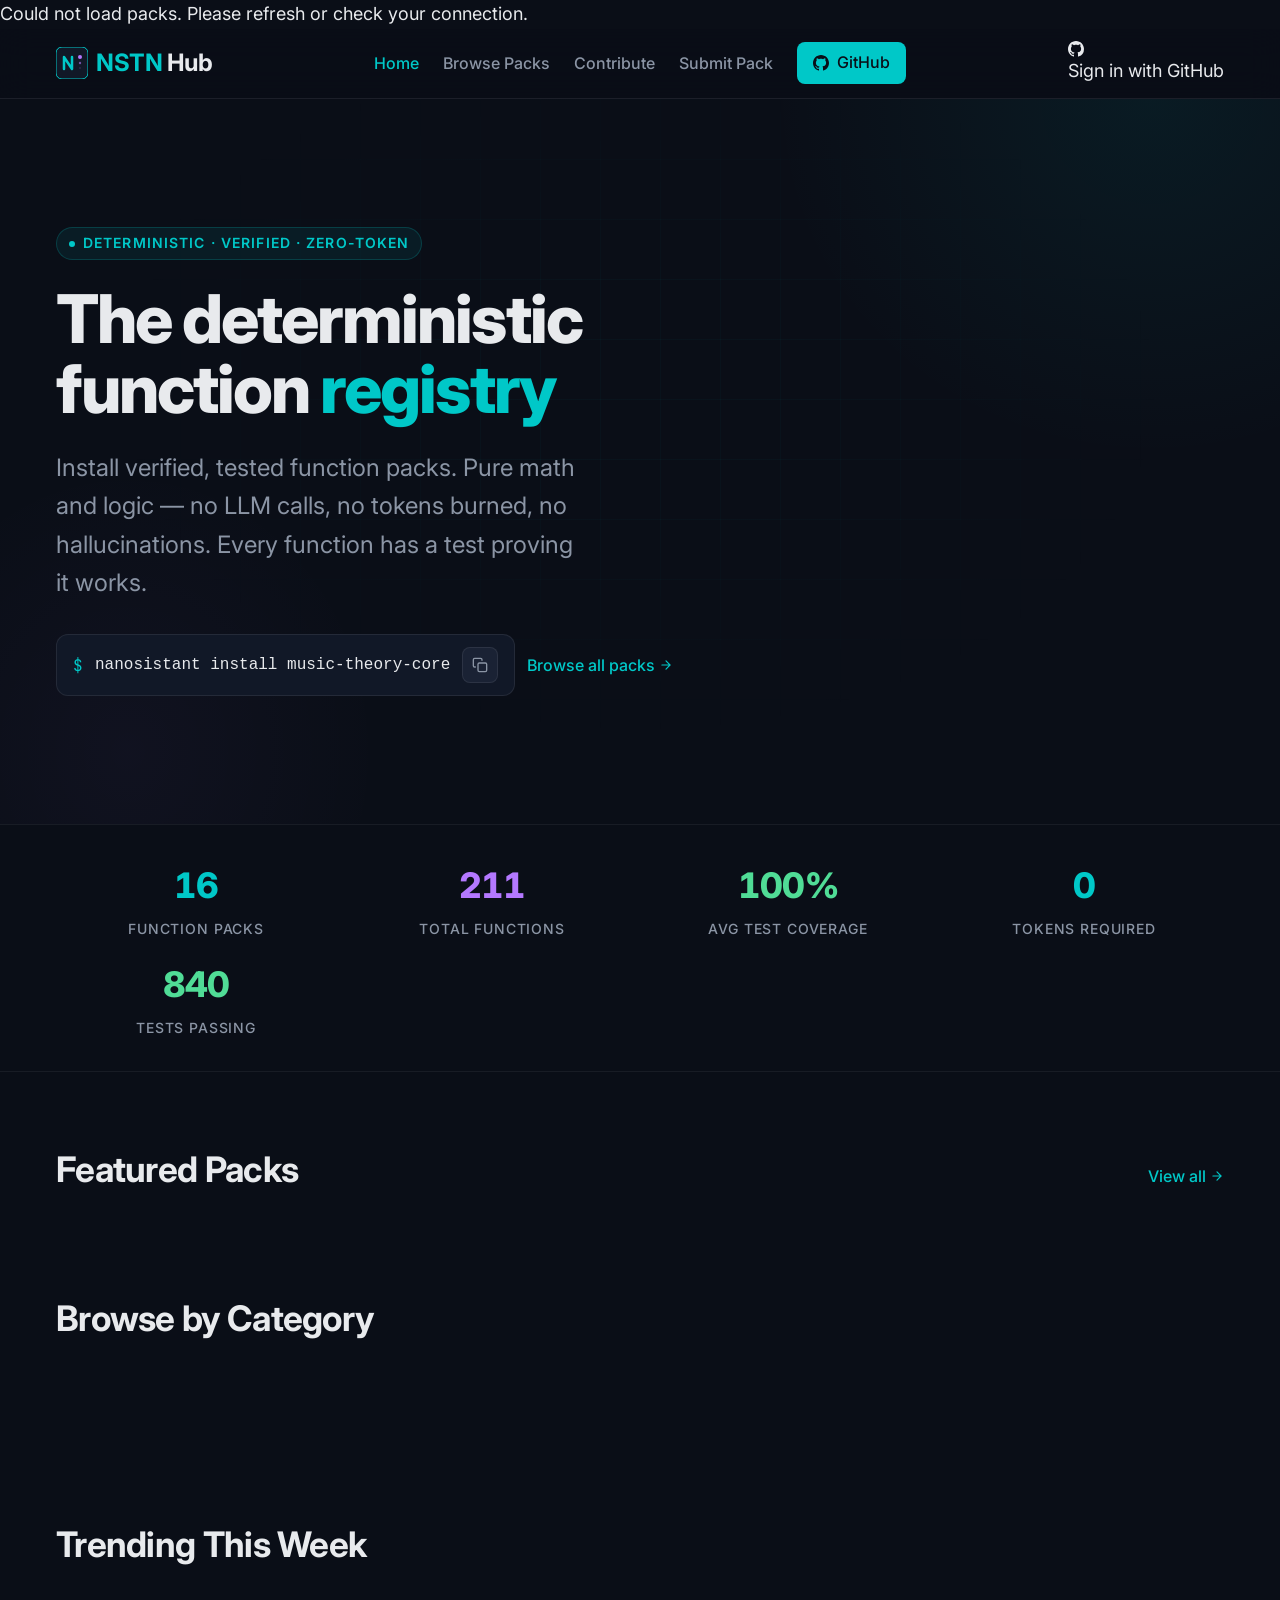
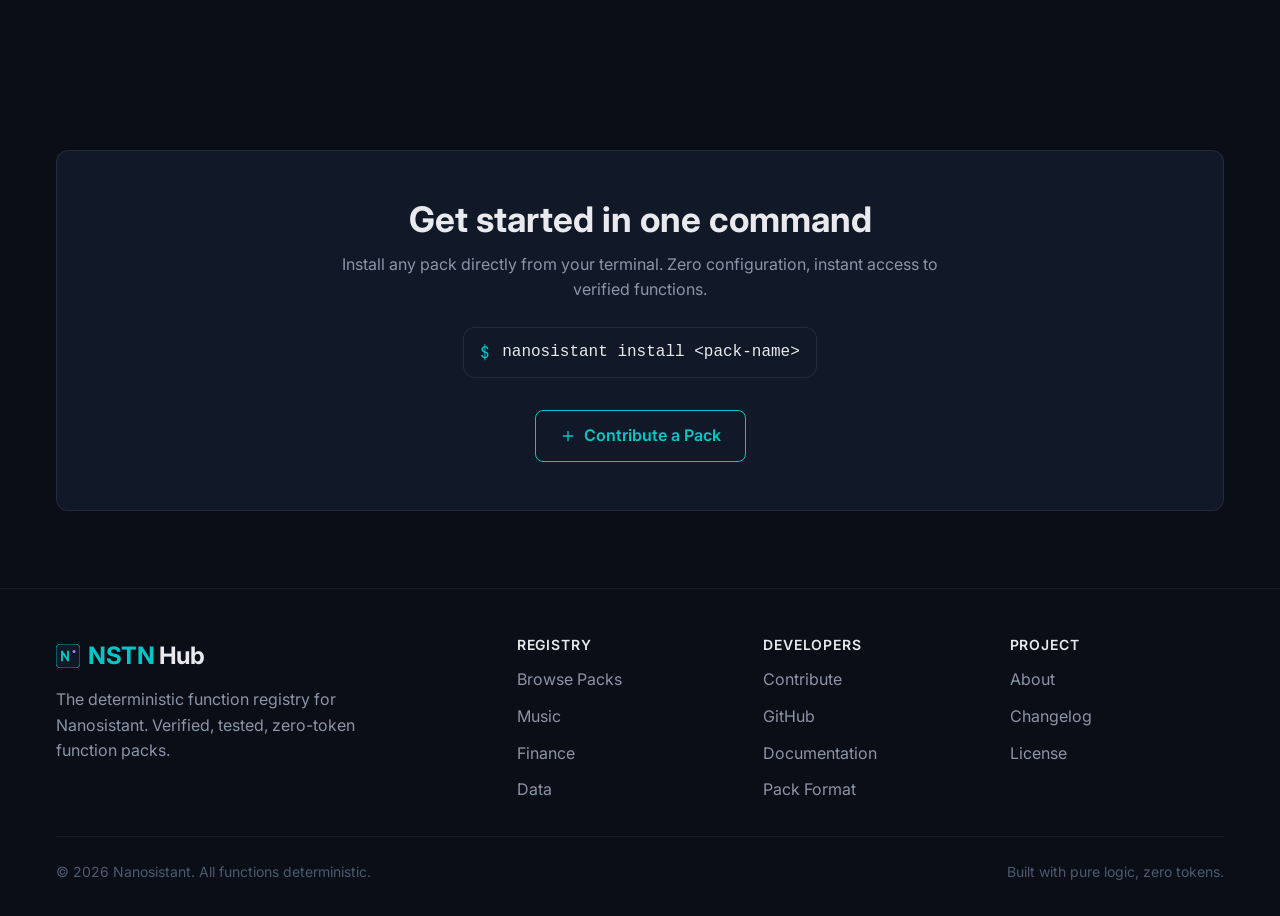
<file: index.html>
<!DOCTYPE html>
<html lang="en">
<head>
  <meta charset="UTF-8">
  <meta name="viewport" content="width=device-width, initial-scale=1.0">
  <title>NSTN Hub — Deterministic Function Registry</title>
  <meta name="description" content="The registry for verified, zero-token deterministic function packs. Install tested, pure math/logic functions for Nanosistant.">
  <meta property="og:title" content="NSTN Hub — Deterministic Function Registry">
  <meta property="og:description" content="Install verified, zero-token function packs. Every function tested, every result deterministic.">
  <link rel="icon" type="image/svg+xml" href="data:image/svg+xml,<svg xmlns='http://www.w3.org/2000/svg' viewBox='0 0 32 32'><rect width='32' height='32' rx='6' fill='%230a0e17'/><path d='M8 22V10l8 12V10' stroke='%2300c8c8' stroke-width='3' stroke-linecap='round' stroke-linejoin='round' fill='none'/><circle cx='24' cy='10' r='2' fill='%23b478ff'/></svg>">
  <link rel="preconnect" href="https://fonts.googleapis.com">
  <link rel="preconnect" href="https://fonts.gstatic.com" crossorigin>
  <link href="https://fonts.googleapis.com/css2?family=Inter:wght@300;400;500;600;700;800&family=JetBrains+Mono:wght@400;500;600;700&display=swap" rel="stylesheet">
  <link rel="stylesheet" href="./base.css">
  <link rel="stylesheet" href="./style.css">
</head>
<body>

  <!-- ============================================ -->
  <!-- HEADER                                       -->
  <!-- ============================================ -->
  <header class="site-header">
    <nav class="container nav-inner">
      <a href="#/" class="nav-logo" aria-label="NSTN Hub Home">
        <svg width="32" height="32" viewBox="0 0 32 32" fill="none" aria-hidden="true">
          <rect width="32" height="32" rx="6" fill="#111827" stroke="#00c8c8" stroke-width="1"/>
          <path d="M8 22V10l8 12V10" stroke="#00c8c8" stroke-width="2.5" stroke-linecap="round" stroke-linejoin="round"/>
          <circle cx="24" cy="10" r="2" fill="#b478ff"/>
          <circle cx="24" cy="16" r="1.2" fill="#b478ff" opacity="0.6"/>
          <circle cx="24" cy="21" r="0.8" fill="#b478ff" opacity="0.3"/>
        </svg>
        <span><span class="logo-nstn">NSTN</span> Hub</span>
      </a>

      <ul class="nav-links" id="nav-links">
        <li><a href="#/" data-nav="home">Home</a></li>
        <li><a href="#/packs" data-nav="packs">Browse Packs</a></li>
        <li><a href="#/docs" data-nav="docs">Contribute</a></li>
        <li><a href="#/submit" data-nav="submit" class="nav-submit-link">Submit Pack</a></li>
        <li><a href="https://github.com/PrinceJonaa/nanosistant" target="_blank" rel="noopener noreferrer" class="nav-cta">
          <svg width="16" height="16" viewBox="0 0 24 24" fill="currentColor"><path d="M12 0c-6.626 0-12 5.373-12 12 0 5.302 3.438 9.8 8.207 11.387.599.111.793-.261.793-.577v-2.234c-3.338.726-4.033-1.416-4.033-1.416-.546-1.387-1.333-1.756-1.333-1.756-1.089-.745.083-.729.083-.729 1.205.084 1.839 1.237 1.839 1.237 1.07 1.834 2.807 1.304 3.492.997.107-.775.418-1.305.762-1.604-2.665-.305-5.467-1.334-5.467-5.931 0-1.311.469-2.381 1.236-3.221-.124-.303-.535-1.524.117-3.176 0 0 1.008-.322 3.301 1.23.957-.266 1.983-.399 3.003-.404 1.02.005 2.047.138 3.006.404 2.291-1.552 3.297-1.23 3.297-1.23.653 1.653.242 2.874.118 3.176.77.84 1.235 1.911 1.235 3.221 0 4.609-2.807 5.624-5.479 5.921.43.372.823 1.102.823 2.222v3.293c0 .319.192.694.801.576 4.765-1.589 8.199-6.086 8.199-11.386 0-6.627-5.373-12-12-12z"/></svg>
          GitHub
        </a></li>
      </ul>
      <!-- Auth area -->
      <div class="nav-auth" id="nav-auth">
        <!-- JS fills: avatar or sign-in button -->
      </div>

      <button class="mobile-menu-btn" id="mobile-menu-btn" aria-label="Toggle menu">
        <svg width="24" height="24" viewBox="0 0 24 24" fill="none" stroke="currentColor" stroke-width="2" stroke-linecap="round"><path d="M3 12h18M3 6h18M3 18h18"/></svg>
      </button>
    </nav>
  </header>

  <main>

    <!-- ============================================ -->
    <!-- PAGE: HOME                                   -->
    <!-- ============================================ -->
    <div class="page active" id="page-home">

      <!-- Hero -->
      <section class="hero">
        <div class="hero-grid-bg" aria-hidden="true"></div>
        <div class="container">
          <div class="hero-content">
            <div class="hero-badge">
              <span class="dot"></span>
              Deterministic · Verified · Zero-Token
            </div>
            <h1>The deterministic<br>function <span class="accent">registry</span></h1>
            <p class="subtitle">
              Install verified, tested function packs. Pure math and logic — no LLM calls, no tokens burned, no hallucinations. Every function has a test proving it works.
            </p>
            <div class="hero-install">
              <div class="install-box">
                <span class="prompt">$</span>
                <code>nanosistant install music-theory-core</code>
                <button class="copy-btn" data-copy="nanosistant install music-theory-core" aria-label="Copy install command">
                  <svg width="16" height="16" viewBox="0 0 24 24" fill="none" stroke="currentColor" stroke-width="2" stroke-linecap="round"><rect x="9" y="9" width="13" height="13" rx="2"/><path d="M5 15H4a2 2 0 01-2-2V4a2 2 0 012-2h9a2 2 0 012 2v1"/></svg>
                </button>
              </div>
              <a href="#/packs" class="hero-link">
                Browse all packs
                <svg width="14" height="14" viewBox="0 0 24 24" fill="none" stroke="currentColor" stroke-width="2" stroke-linecap="round"><path d="M5 12h14M12 5l7 7-7 7"/></svg>
              </a>
            </div>
          </div>
        </div>
      </section>

      <!-- Stats Bar -->
      <section class="stats-bar">
        <div class="container">
          <div class="stats-grid">
            <div class="stat-item">
              <div class="stat-value"><span class="teal">16</span></div>
              <div class="stat-label">Function Packs</div>
            </div>
            <div class="stat-item">
              <div class="stat-value"><span class="purple">211</span></div>
              <div class="stat-label">Total Functions</div>
            </div>
            <div class="stat-item">
              <div class="stat-value"><span class="green">100%</span></div>
              <div class="stat-label">Avg Test Coverage</div>
            </div>
            <div class="stat-item">
              <div class="stat-value"><span class="teal">0</span></div>
              <div class="stat-label">Tokens Required</div>
            </div>
            <div class="stat-item">
              <div class="stat-value"><span class="green">840</span></div>
              <div class="stat-label">Tests Passing</div>
            </div>
          </div>
        </div>
      </section>

      <!-- Featured Packs -->
      <section class="section">
        <div class="container">
          <div class="section-header">
            <h2 class="section-title">Featured Packs</h2>
            <a href="#/packs" class="section-link">
              View all
              <svg width="14" height="14" viewBox="0 0 24 24" fill="none" stroke="currentColor" stroke-width="2" stroke-linecap="round"><path d="M5 12h14M12 5l7 7-7 7"/></svg>
            </a>
          </div>
          <div class="featured-grid" id="featured-grid">
            <!-- JS fills -->
          </div>
        </div>
      </section>

      <!-- Categories -->
      <section class="section" style="padding-top:0">
        <div class="container">
          <div class="section-header">
            <h2 class="section-title">Browse by Category</h2>
          </div>
          <div class="category-grid" id="category-grid">
            <!-- JS fills -->
          </div>
        </div>
      </section>

      <!-- Trending -->
      <section class="section">
        <div class="container">
          <div class="section-header">
            <h2 class="section-title">Trending This Week</h2>
          </div>
          <div class="trending-list" id="trending-list">
            <!-- JS fills -->
          </div>
        </div>
      </section>

      <!-- Quick Install CTA -->
      <section class="section">
        <div class="container">
          <div class="pr-cta">
            <h2>Get started in one command</h2>
            <p>Install any pack directly from your terminal. Zero configuration, instant access to verified functions.</p>
            <div class="install-box" style="display:inline-flex; margin-bottom:var(--space-4)">
              <span class="prompt">$</span>
              <code>nanosistant install &lt;pack-name&gt;</code>
            </div>
            <br>
            <a href="#/submit" class="btn-secondary" style="margin-top:var(--space-4)">
              <svg width="16" height="16" viewBox="0 0 24 24" fill="none" stroke="currentColor" stroke-width="2" stroke-linecap="round"><path d="M12 5v14M5 12h14"/></svg>
              Contribute a Pack
            </a>
          </div>
        </div>
      </section>
    </div>

    <!-- ============================================ -->
    <!-- PAGE: BROWSE PACKS                           -->
    <!-- ============================================ -->
    <div class="page" id="page-packs">
      <section class="section">
        <div class="container">
          <h1 class="section-title" style="font-size:var(--text-2xl); margin-bottom:var(--space-2)">Browse Packs</h1>
          <p class="text-muted" style="margin-bottom:var(--space-8)">Discover verified, deterministic function packs for Nanosistant.</p>
          <div class="browse-layout">
            <aside class="filter-sidebar" id="filter-sidebar">
              <div class="filter-group">
                <h3>Tier</h3>
                <label class="filter-option active" data-filter="tier" data-value="all">
                  <input type="radio" name="tier" checked> All
                </label>
                <label class="filter-option" data-filter="tier" data-value="Universal">
                  <input type="radio" name="tier"> Universal
                </label>
                <label class="filter-option" data-filter="tier" data-value="Domain">
                  <input type="radio" name="tier"> Domain
                </label>
                <label class="filter-option" data-filter="tier" data-value="Operator">
                  <input type="radio" name="tier"> Operator
                </label>
              </div>
              <div class="filter-group">
                <h3>Domain</h3>
                <div id="domain-filters">
                  <!-- JS fills -->
                </div>
              </div>
              <div class="filter-group">
                <h3>Status</h3>
                <label class="filter-option" data-filter="verified" data-value="true">
                  <input type="checkbox" id="verified-only"> Verified only
                </label>
              </div>
            </aside>
            <div>
              <div class="sort-bar">
                <div class="sort-tabs">
                  <button class="sort-tab active" data-sort="trending">Trending</button>
                  <button class="sort-tab" data-sort="newest">Newest</button>
                  <button class="sort-tab" data-sort="tests">Most Tests</button>
                  <button class="sort-tab" data-sort="used">Most Used</button>
                </div>
                <span class="result-count" id="result-count"></span>
              </div>
              <div class="pack-grid" id="browse-grid">
                <!-- JS fills -->
              </div>
            </div>
          </div>
        </div>
      </section>
    </div>

    <!-- ============================================ -->
    <!-- PAGE: PACK DETAIL                            -->
    <!-- ============================================ -->
    <div class="page" id="page-detail">
      <div class="container">
        <div class="detail-header" id="detail-header">
          <!-- JS fills -->
        </div>
        <div class="detail-body" id="detail-body">
          <!-- JS fills -->
        </div>
      </div>
    </div>

    <!-- ============================================ -->
    <!-- PAGE: CONTRIBUTE DOCS                        -->
    <!-- ============================================ -->
    <div class="page" id="page-docs">
      <div class="container">
        <div class="contribute-hero">
          <h1>Contribute a <span class="text-teal">Function Pack</span></h1>
          <p>Ship verified, deterministic functions to the community. Three steps, one PR — your logic, tested and shared.</p>
        </div>

        <!-- 3 Steps -->
        <div class="steps-grid">
          <div class="step-card animate-in">
            <div class="step-number">1</div>
            <h3>Define your pack</h3>
            <p>Create a <code class="text-mono text-teal">pack.toml</code> manifest describing your pack, its functions, and metadata.</p>
            <div class="code-block"><span class="section-header">[pack]</span>
<span class="key">name</span> = <span class="string">"my-awesome-pack"</span>
<span class="key">version</span> = <span class="string">"0.1.0"</span>
<span class="key">author</span> = <span class="string">"your-name"</span>
<span class="key">tier</span> = <span class="string">"Domain"</span>
<span class="key">domain</span> = <span class="string">"music"</span>
<span class="key">description</span> = <span class="string">"Short description"</span></div>
          </div>

          <div class="step-card animate-in">
            <div class="step-number">2</div>
            <h3>Write your functions</h3>
            <p>Implement deterministic functions in TOML rules (low friction) or Rust (power users). No LLM calls — pure logic.</p>
            <div class="code-block"><span class="line-comment"># rules.toml — the easy path</span>
<span class="section-header">[[rule]]</span>
<span class="key">name</span> = <span class="string">"bpm_to_ms"</span>
<span class="key">input</span> = <span class="string">"bpm: f64"</span>
<span class="key">output</span> = <span class="string">"f64"</span>
<span class="key">formula</span> = <span class="string">"60000.0 / bpm"</span>
<span class="key">description</span> = <span class="string">"Convert BPM to ms"</span></div>
          </div>

          <div class="step-card animate-in">
            <div class="step-number">3</div>
            <h3>Test &amp; submit</h3>
            <p>Every function needs a test proving it works. Run the test suite, then open a PR to the packs repo.</p>
            <div class="code-block"><span class="line-comment"># Run tests</span>
<span class="key">$</span> nanosistant test my-awesome-pack
<span class="string">✓ bpm_to_ms(120) == 500.0</span>
<span class="string">✓ bpm_to_ms(140) == 428.571...</span>
<span class="string">✓ All 2 tests passing</span>

<span class="line-comment"># Submit via PR</span>
<span class="key">$</span> git push origin my-awesome-pack</div>
          </div>
        </div>

        <!-- Pack.toml Format -->
        <div class="format-section">
          <h2>pack.toml format</h2>
          <p>The manifest file that describes your pack to the registry.</p>
          <div class="code-block-header">
            <span>pack.toml</span>
            <button class="copy-btn" data-copy-block="pack-toml" aria-label="Copy pack.toml example">
              <svg width="14" height="14" viewBox="0 0 24 24" fill="none" stroke="currentColor" stroke-width="2" stroke-linecap="round"><rect x="9" y="9" width="13" height="13" rx="2"/><path d="M5 15H4a2 2 0 01-2-2V4a2 2 0 012-2h9a2 2 0 012 2v1"/></svg>
            </button>
          </div>
          <div class="code-block" id="pack-toml"><span class="section-header">[pack]</span>
<span class="key">name</span> = <span class="string">"music-theory-core"</span>
<span class="key">version</span> = <span class="string">"0.6.0"</span>
<span class="key">author</span> = <span class="string">"nanosistant"</span>
<span class="key">tier</span> = <span class="string">"Domain"</span>           <span class="line-comment"># Universal | Domain | Operator</span>
<span class="key">domain</span> = <span class="string">"music"</span>
<span class="key">description</span> = <span class="string">"Scale degrees, chord-to-roman, BPM math..."</span>
<span class="key">tags</span> = [<span class="string">"music"</span>, <span class="string">"theory"</span>, <span class="string">"production"</span>]

<span class="section-header">[compatibility]</span>
<span class="key">nanosistant_min</span> = <span class="string">"0.6.0"</span>

<span class="section-header">[routing]</span>
<span class="key">keywords</span> = [<span class="string">"scale"</span>, <span class="string">"chord"</span>, <span class="string">"bpm"</span>, <span class="string">"tempo"</span>]
<span class="key">semantic</span> = <span class="string">"Music theory calculations and analysis"</span></div>
        </div>

        <!-- rules.toml Format -->
        <div class="format-section">
          <h2>rules.toml format</h2>
          <p>The low-friction path — define functions as TOML rules. No Rust knowledge needed.</p>
          <div class="code-block-header">
            <span>rules.toml</span>
            <button class="copy-btn" data-copy-block="rules-toml" aria-label="Copy rules.toml example">
              <svg width="14" height="14" viewBox="0 0 24 24" fill="none" stroke="currentColor" stroke-width="2" stroke-linecap="round"><rect x="9" y="9" width="13" height="13" rx="2"/><path d="M5 15H4a2 2 0 01-2-2V4a2 2 0 012-2h9a2 2 0 012 2v1"/></svg>
            </button>
          </div>
          <div class="code-block" id="rules-toml"><span class="section-header">[[rule]]</span>
<span class="key">name</span> = <span class="string">"bpm_to_ms"</span>
<span class="key">input</span> = <span class="string">"bpm: f64"</span>
<span class="key">output</span> = <span class="string">"f64"</span>
<span class="key">formula</span> = <span class="string">"60000.0 / bpm"</span>
<span class="key">description</span> = <span class="string">"Convert BPM to milliseconds per beat"</span>

<span class="section-header">[[rule]]</span>
<span class="key">name</span> = <span class="string">"delay_time"</span>
<span class="key">input</span> = <span class="string">"bpm: f64, subdivision: &str"</span>
<span class="key">output</span> = <span class="string">"f64"</span>
<span class="key">formula</span> = <span class="string">"match subdivision { \"1/4\" => 60000.0/bpm, \"1/8\" => 30000.0/bpm, _ => 0.0 }"</span>
<span class="key">description</span> = <span class="string">"Calculate delay time for a given BPM and note subdivision"</span>

<span class="section-header">[[test]]</span>
<span class="key">function</span> = <span class="string">"bpm_to_ms"</span>
<span class="key">input</span> = <span class="string">"120.0"</span>
<span class="key">expected</span> = <span class="string">"500.0"</span></div>
        </div>

        <!-- functions.rs Format -->
        <div class="format-section">
          <h2>functions.rs format</h2>
          <p>For power users — write functions in Rust for maximum performance and type safety.</p>
          <div class="code-block-header">
            <span>functions.rs</span>
            <button class="copy-btn" data-copy-block="functions-rs" aria-label="Copy functions.rs example">
              <svg width="14" height="14" viewBox="0 0 24 24" fill="none" stroke="currentColor" stroke-width="2" stroke-linecap="round"><rect x="9" y="9" width="13" height="13" rx="2"/><path d="M5 15H4a2 2 0 01-2-2V4a2 2 0 012-2h9a2 2 0 012 2v1"/></svg>
            </button>
          </div>
          <div class="code-block" id="functions-rs"><span class="keyword">use</span> nanosistant_sdk::<span class="bracket">{</span>function, NstnResult<span class="bracket">}</span>;

<span class="line-comment">/// Convert BPM to milliseconds per beat</span>
<span class="keyword">#[function]</span>
<span class="keyword">pub fn</span> <span class="key">bpm_to_ms</span><span class="bracket">(</span>bpm: <span class="type">f64</span><span class="bracket">)</span> -> <span class="type">NstnResult</span>&lt;<span class="type">f64</span>&gt; <span class="bracket">{</span>
    <span class="keyword">if</span> bpm <= <span class="string">0.0</span> <span class="bracket">{</span>
        <span class="keyword">return</span> Err<span class="bracket">(</span><span class="string">"BPM must be positive"</span>.into<span class="bracket">(</span><span class="bracket">)</span><span class="bracket">)</span>;
    <span class="bracket">}</span>
    Ok<span class="bracket">(</span><span class="string">60000.0</span> / bpm<span class="bracket">)</span>
<span class="bracket">}</span>

<span class="keyword">#[cfg(test)]</span>
<span class="keyword">mod</span> tests <span class="bracket">{</span>
    <span class="keyword">use super</span>::*;

    <span class="keyword">#[test]</span>
    <span class="keyword">fn</span> <span class="key">test_bpm_to_ms</span><span class="bracket">(</span><span class="bracket">)</span> <span class="bracket">{</span>
        assert_eq!<span class="bracket">(</span>bpm_to_ms<span class="bracket">(</span><span class="string">120.0</span><span class="bracket">)</span>.unwrap<span class="bracket">(</span><span class="bracket">)</span>, <span class="string">500.0</span><span class="bracket">)</span>;
        assert_eq!<span class="bracket">(</span>bpm_to_ms<span class="bracket">(</span><span class="string">140.0</span><span class="bracket">)</span>.unwrap<span class="bracket">(</span><span class="bracket">)</span>, <span class="string">428.571428571</span><span class="bracket">)</span>;
    <span class="bracket">}</span>
<span class="bracket">}</span></div>
        </div>

        <!-- Test Requirements -->
        <div class="format-section">
          <h2>Test Requirements</h2>
          <p>Every function pack must include tests. No exceptions — this is the trust signal that separates NSTN Hub from prompt marketplaces.</p>
          <ul class="requirement-list">
            <li>
              <svg width="16" height="16" viewBox="0 0 24 24" fill="none" stroke="currentColor" stroke-width="2" stroke-linecap="round"><path d="M20 6L9 17l-5-5"/></svg>
              Every exported function must have at least one test
            </li>
            <li>
              <svg width="16" height="16" viewBox="0 0 24 24" fill="none" stroke="currentColor" stroke-width="2" stroke-linecap="round"><path d="M20 6L9 17l-5-5"/></svg>
              Tests must use concrete expected values — no fuzzy matching
            </li>
            <li>
              <svg width="16" height="16" viewBox="0 0 24 24" fill="none" stroke="currentColor" stroke-width="2" stroke-linecap="round"><path d="M20 6L9 17l-5-5"/></svg>
              Edge cases: zero, negative, empty, and boundary inputs
            </li>
            <li>
              <svg width="16" height="16" viewBox="0 0 24 24" fill="none" stroke="currentColor" stroke-width="2" stroke-linecap="round"><path d="M20 6L9 17l-5-5"/></svg>
              CI runs all tests on every PR — failures block merge
            </li>
            <li>
              <svg width="16" height="16" viewBox="0 0 24 24" fill="none" stroke="currentColor" stroke-width="2" stroke-linecap="round"><path d="M20 6L9 17l-5-5"/></svg>
              Target 100% test coverage for maximum quality score
            </li>
          </ul>
        </div>

        <!-- GitHub PR CTA -->
        <div class="pr-cta" style="margin-bottom:var(--space-16)">
          <h2>Ready to contribute?</h2>
          <p>Use the visual form builder to create and submit your pack — no git commands needed.</p>
          <a href="#/submit" class="btn-primary">
            <svg width="16" height="16" viewBox="0 0 24 24" fill="none" stroke="currentColor" stroke-width="2" stroke-linecap="round"><path d="M12 5v14M5 12h14"/></svg>
            Open Pack Builder
          </a>
          <a href="https://github.com/PrinceJonaa/nanosistant" target="_blank" rel="noopener noreferrer" class="btn-secondary" style="margin-left:var(--space-3)">
            <svg width="16" height="16" viewBox="0 0 24 24" fill="currentColor"><path d="M12 0c-6.626 0-12 5.373-12 12 0 5.302 3.438 9.8 8.207 11.387.599.111.793-.261.793-.577v-2.234c-3.338.726-4.033-1.416-4.033-1.416-.546-1.387-1.333-1.756-1.333-1.756-1.089-.745.083-.729.083-.729 1.205.084 1.839 1.237 1.839 1.237 1.07 1.834 2.807 1.304 3.492.997.107-.775.418-1.305.762-1.604-2.665-.305-5.467-1.334-5.467-5.931 0-1.311.469-2.381 1.236-3.221-.124-.303-.535-1.524.117-3.176 0 0 1.008-.322 3.301 1.23.957-.266 1.983-.399 3.003-.404 1.02.005 2.047.138 3.006.404 2.291-1.552 3.297-1.23 3.297-1.23.653 1.653.242 2.874.118 3.176.77.84 1.235 1.911 1.235 3.221 0 4.609-2.807 5.624-5.479 5.921.43.372.823 1.102.823 2.222v3.293c0 .319.192.694.801.576 4.765-1.589 8.199-6.086 8.199-11.386 0-6.627-5.373-12-12-12z"/></svg>
            View on GitHub
          </a>
        </div>
      </div>
    </div>

    <!-- ============================================ -->
    <!-- PAGE: SUBMIT FORM BUILDER                    -->
    <!-- ============================================ -->
    <div class="page" id="page-submit">
      <div class="container">

        <!-- Page Header -->
        <div class="submit-page-header">
          <div>
            <h1>Pack <span class="text-teal">Builder</span></h1>
            <p>Fill in the form — we generate the TOML, validate it, and open the PR for you.</p>
          </div>
          <!-- Auth status -->
          <div class="submit-auth-status" id="submit-auth-status">
            <!-- JS fills -->
          </div>
        </div>

        <!-- Main form layout -->
        <div class="submit-layout">

          <!-- ── LEFT COLUMN: Form ──────────────────────────────────────── -->
          <div class="submit-form-col">

            <!-- ── Section: Pack Metadata ──────────────────────────────── -->
            <section class="form-section">
              <h2 class="form-section-title">Pack Metadata</h2>

              <div class="form-field">
                <label class="form-label" for="f-name">Pack Name <span class="required">*</span></label>
                <input class="form-input" id="f-name" type="text" placeholder="my-awesome-pack"
                  pattern="[a-z0-9][a-z0-9\-]*[a-z0-9]" autocomplete="off"
                  title="Lowercase letters, numbers, and hyphens only. No spaces.">
                <div class="form-hint">Lowercase, hyphens only — e.g. <code>music-utils</code></div>
                <div class="form-field-error" id="f-name-err"></div>
              </div>

              <div class="form-field">
                <label class="form-label" for="f-description">Description <span class="required">*</span></label>
                <textarea class="form-input form-textarea" id="f-description" rows="3"
                  placeholder="What does this pack do? Be specific about the functions it contains."></textarea>
              </div>

              <div class="form-row">
                <div class="form-field">
                  <label class="form-label" for="f-domain">Domain <span class="required">*</span></label>
                  <select class="form-input form-select" id="f-domain">
                    <option value="">Select domain…</option>
                    <option value="music">Music</option>
                    <option value="finance">Finance</option>
                    <option value="data">Data</option>
                    <option value="time">Time</option>
                    <option value="text">Text</option>
                    <option value="code">Code</option>
                    <option value="geo">Geo</option>
                    <option value="physics">Physics</option>
                    <option value="health">Health</option>
                    <option value="social">Social</option>
                    <option value="universal">Universal</option>
                    <option value="custom">Custom</option>
                  </select>
                </div>

                <div class="form-field">
                  <label class="form-label" for="f-version">Version</label>
                  <input class="form-input" id="f-version" type="text" value="0.1.0" placeholder="0.1.0">
                </div>
              </div>

              <div class="form-field">
                <label class="form-label">Tier <span class="required">*</span></label>
                <div class="radio-group">
                  <label class="radio-option" id="tier-universal">
                    <input type="radio" name="tier" value="Universal" id="tier-r-universal">
                    <span class="radio-label">
                      <span class="radio-name">Universal</span>
                      <span class="radio-desc">Math &amp; logic with no domain dependency</span>
                    </span>
                  </label>
                  <label class="radio-option" id="tier-domain">
                    <input type="radio" name="tier" value="Domain" id="tier-r-domain" checked>
                    <span class="radio-label">
                      <span class="radio-name">Domain</span>
                      <span class="radio-desc">Domain-specific functions (music, finance, etc.)</span>
                    </span>
                  </label>
                  <label class="radio-option" id="tier-operator">
                    <input type="radio" name="tier" value="Operator" id="tier-r-operator">
                    <span class="radio-label">
                      <span class="radio-name">Operator</span>
                      <span class="radio-desc">Custom community or niche-domain packs</span>
                    </span>
                  </label>
                </div>
              </div>

              <div class="form-field">
                <label class="form-label" for="f-tags">Tags</label>
                <input class="form-input" id="f-tags" type="text" placeholder="music, bpm, theory (comma-separated)">
                <div class="tag-pills" id="tag-pills"></div>
              </div>

              <div class="form-field">
                <label class="form-label" for="f-author">Author</label>
                <input class="form-input" id="f-author" type="text" placeholder="your-github-username"
                  id="f-author" readonly>
                <div class="form-hint">Auto-filled from your GitHub login</div>
              </div>
            </section>

            <!-- ── Section: Functions ──────────────────────────────────── -->
            <section class="form-section">
              <h2 class="form-section-title">Functions</h2>

              <div class="fn-type-tabs" role="tablist">
                <button class="fn-tab active" data-tab="toml" role="tab" aria-selected="true">TOML Rules</button>
                <button class="fn-tab" data-tab="rust" role="tab" aria-selected="false">Rust Code</button>
              </div>

              <!-- TOML Rules Tab -->
              <div class="fn-tab-panel active" id="tab-toml">
                <div class="rules-builder" id="rules-builder">
                  <!-- JS-rendered rule cards go here -->
                </div>
                <button class="btn-add-rule" id="btn-add-rule" type="button">
                  <svg width="14" height="14" viewBox="0 0 24 24" fill="none" stroke="currentColor" stroke-width="2.5" stroke-linecap="round"><path d="M12 5v14M5 12h14"/></svg>
                  Add another rule
                </button>
              </div>

              <!-- Rust Code Tab -->
              <div class="fn-tab-panel" id="tab-rust">
                <div class="form-field">
                  <label class="form-label" for="f-rust">functions.rs</label>
                  <textarea class="form-input form-code-editor" id="f-rust" rows="20"
                    spellcheck="false" autocomplete="off" autocorrect="off" autocapitalize="off"
                    placeholder="use nanosistant_sdk::{function, NstnResult};

/// Your function description
#[function]
pub fn my_function(input: f64) -> NstnResult&lt;f64&gt; {
    if input &lt;= 0.0 {
        return Err(\"Input must be positive\".into());
    }
    Ok(input * 2.0)
}

#[cfg(test)]
mod tests {
    use super::*;

    #[test]
    fn test_my_function() {
        assert_eq!(my_function(5.0).unwrap(), 10.0);
    }
}"></textarea>
                </div>
              </div>
            </section>

            <!-- ── Section: README (optional) ──────────────────────────── -->
            <section class="form-section">
              <h2 class="form-section-title">README <span class="form-optional">(optional)</span></h2>
              <div class="form-field">
                <textarea class="form-input form-textarea" id="f-readme" rows="6"
                  placeholder="# My Pack&#10;&#10;Brief overview of what this pack does and how to use it."></textarea>
              </div>
            </section>

            <!-- ── Actions ─────────────────────────────────────────────── -->
            <div class="submit-actions">
              <button class="btn-validate" id="btn-validate" type="button">
                <svg width="16" height="16" viewBox="0 0 24 24" fill="none" stroke="currentColor" stroke-width="2" stroke-linecap="round"><path d="M9 11l3 3L22 4"/><path d="M21 12v7a2 2 0 01-2 2H5a2 2 0 01-2-2V5a2 2 0 012-2h11"/></svg>
                Validate
              </button>
              <button class="btn-submit-pack" id="btn-submit-pack" type="button" disabled>
                <svg width="16" height="16" viewBox="0 0 24 24" fill="none" stroke="currentColor" stroke-width="2" stroke-linecap="round"><path d="M22 2L11 13"/><path d="M22 2L15 22 11 13 2 9l20-7z"/></svg>
                <span id="btn-submit-text">Sign in to submit</span>
              </button>
            </div>

            <!-- Validation results -->
            <div class="validation-results" id="validation-results" style="display:none"></div>

            <!-- Submission result -->
            <div class="submit-result" id="submit-result" style="display:none"></div>

          </div><!-- end submit-form-col -->

          <!-- ── RIGHT COLUMN: Live TOML Preview ───────────────────────── -->
          <div class="submit-preview-col">
            <div class="preview-sticky">
              <div class="preview-header">
                <span class="preview-title">Live Preview</span>
                <div class="preview-tabs">
                  <button class="preview-tab active" data-preview="pack">pack.toml</button>
                  <button class="preview-tab" data-preview="rules">rules.toml</button>
                </div>
              </div>
              <div class="preview-panel active" id="preview-pack">
                <pre class="preview-code" id="preview-pack-code"><span class="text-muted"># Fill in the form to generate pack.toml</span></pre>
              </div>
              <div class="preview-panel" id="preview-rules">
                <pre class="preview-code" id="preview-rules-code"><span class="text-muted"># Add TOML rules to see rules.toml preview</span></pre>
              </div>
              <div class="preview-copy-row">
                <button class="preview-copy-btn" id="preview-copy-btn" type="button">
                  <svg width="13" height="13" viewBox="0 0 24 24" fill="none" stroke="currentColor" stroke-width="2" stroke-linecap="round"><rect x="9" y="9" width="13" height="13" rx="2"/><path d="M5 15H4a2 2 0 01-2-2V4a2 2 0 012-2h9a2 2 0 012 2v1"/></svg>
                  Copy
                </button>
              </div>
            </div>
          </div>

        </div><!-- end submit-layout -->
      </div>
    </div>

  </main>

  <!-- ============================================ -->
  <!-- FOOTER                                       -->
  <!-- ============================================ -->
  <footer class="site-footer">
    <div class="container">
      <div class="footer-grid">
        <div class="footer-brand">
          <a href="#/" class="nav-logo">
            <svg width="24" height="24" viewBox="0 0 32 32" fill="none" aria-hidden="true">
              <rect width="32" height="32" rx="6" fill="#111827" stroke="#00c8c8" stroke-width="1"/>
              <path d="M8 22V10l8 12V10" stroke="#00c8c8" stroke-width="2.5" stroke-linecap="round" stroke-linejoin="round"/>
              <circle cx="24" cy="10" r="2" fill="#b478ff"/>
            </svg>
            <span><span class="logo-nstn">NSTN</span> Hub</span>
          </a>
          <p>The deterministic function registry for Nanosistant. Verified, tested, zero-token function packs.</p>
        </div>
        <div class="footer-col">
          <h4>Registry</h4>
          <ul>
            <li><a href="#/packs">Browse Packs</a></li>
            <li><a href="#/packs?domain=music">Music</a></li>
            <li><a href="#/packs?domain=finance">Finance</a></li>
            <li><a href="#/packs?domain=data">Data</a></li>
          </ul>
        </div>
        <div class="footer-col">
          <h4>Developers</h4>
          <ul>
            <li><a href="#/submit">Contribute</a></li>
            <li><a href="https://github.com/PrinceJonaa/nanosistant" target="_blank" rel="noopener noreferrer">GitHub</a></li>
            <li><a href="#/submit">Documentation</a></li>
            <li><a href="#/submit">Pack Format</a></li>
          </ul>
        </div>
        <div class="footer-col">
          <h4>Project</h4>
          <ul>
            <li><a href="https://github.com/PrinceJonaa/nanosistant" target="_blank" rel="noopener noreferrer">About</a></li>
            <li><a href="https://github.com/PrinceJonaa/nanosistant" target="_blank" rel="noopener noreferrer">Changelog</a></li>
            <li><a href="https://github.com/PrinceJonaa/nanosistant" target="_blank" rel="noopener noreferrer">License</a></li>
          </ul>
        </div>
      </div>
      <div class="footer-bottom">
        <span>&copy; 2026 Nanosistant. All functions deterministic.</span>
        <span>Built with pure logic, zero tokens.</span>
      </div>
    </div>
  </footer>

  <script src="./app.js" defer></script>
  <script src="./auth.js" defer></script>
</body>
</html>
</file>
<file: base.css>
/* base.css — mandatory reset */
*, *::before, *::after { box-sizing: border-box; margin: 0; padding: 0; }

html {
  -moz-text-size-adjust: none;
  -webkit-text-size-adjust: none;
  text-size-adjust: none;
  -webkit-font-smoothing: antialiased;
  -moz-osx-font-smoothing: grayscale;
  text-rendering: optimizeLegibility;
  scroll-behavior: smooth;
  hanging-punctuation: first last;
  scroll-padding-top: var(--space-16);
}

body {
  min-height: 100dvh;
  line-height: 1.6;
  font-family: var(--font-body, sans-serif);
  font-size: var(--text-base);
  color: var(--color-text);
  background-color: var(--color-bg);
}

img, picture, video, canvas, svg { display: block; max-width: 100%; height: auto; }
ul[role="list"], ol[role="list"] { list-style: none; }
input, button, textarea, select { font: inherit; color: inherit; }

h1, h2, h3, h4, h5, h6 { text-wrap: balance; line-height: 1.15; }
p, li, figcaption { text-wrap: pretty; max-width: 72ch; }

::selection {
  background: oklch(from var(--color-primary) l c h / 0.25);
  color: var(--color-text);
}

:focus-visible {
  outline: 2px solid var(--color-primary);
  outline-offset: 3px;
  border-radius: var(--radius-sm);
}

@media (prefers-reduced-motion: reduce) {
  *, *::before, *::after {
    animation-duration: 0.01ms !important;
    animation-iteration-count: 1 !important;
    transition-duration: 0.01ms !important;
    scroll-behavior: auto !important;
  }
}

button { cursor: pointer; background: none; border: none; }
table { border-collapse: collapse; width: 100%; }

a, button, [role="button"], [role="link"], input, textarea, select {
  transition: color var(--transition-interactive),
              background var(--transition-interactive),
              border-color var(--transition-interactive),
              box-shadow var(--transition-interactive);
}

.sr-only {
  position: absolute; width: 1px; height: 1px; padding: 0; margin: -1px;
  overflow: hidden; clip: rect(0, 0, 0, 0); white-space: nowrap; border-width: 0;
}
</file>
<file: style.css>
/* ============================================================
   NSTN Hub — Design Tokens & Component Styles
   Dark-first theme: #0a0e17 bg, teal #00c8c8 accent,
   purple #b478ff secondary, success #50dc96
   ============================================================ */

/* --- FONTS --- */
@import url('https://fonts.googleapis.com/css2?family=Inter:wght@300;400;500;600;700&family=JetBrains+Mono:wght@400;500;600;700&display=swap');

/* --- DESIGN TOKENS --- */
:root {
  /* Type scale (fluid) */
  --text-xs:   clamp(0.75rem,  0.7rem  + 0.25vw, 0.875rem);
  --text-sm:   clamp(0.875rem, 0.8rem  + 0.35vw, 1rem);
  --text-base: clamp(1rem,     0.95rem + 0.25vw, 1.125rem);
  --text-lg:   clamp(1.125rem, 1rem    + 0.75vw, 1.5rem);
  --text-xl:   clamp(1.5rem,   1.2rem  + 1.25vw, 2.25rem);
  --text-2xl:  clamp(2rem,     1.2rem  + 2.5vw,  3.5rem);
  --text-3xl:  clamp(2.5rem,   1rem    + 4vw,    5rem);

  /* Spacing (4px base) */
  --space-1:  0.25rem;
  --space-2:  0.5rem;
  --space-3:  0.75rem;
  --space-4:  1rem;
  --space-5:  1.25rem;
  --space-6:  1.5rem;
  --space-8:  2rem;
  --space-10: 2.5rem;
  --space-12: 3rem;
  --space-16: 4rem;
  --space-20: 5rem;
  --space-24: 6rem;
  --space-32: 8rem;

  /* Fonts */
  --font-body: 'Inter', 'Helvetica Neue', sans-serif;
  --font-mono: 'JetBrains Mono', 'Fira Code', monospace;
  --font-display: 'Inter', 'Helvetica Neue', sans-serif;

  /* Colors — dark theme */
  --color-bg:           #0a0e17;
  --color-surface:      #111827;
  --color-surface-2:    #1a2234;
  --color-surface-3:    #243049;
  --color-border:       rgba(255,255,255,0.08);
  --color-border-hover: rgba(255,255,255,0.15);
  --color-divider:      rgba(255,255,255,0.06);

  /* Text */
  --color-text:         #e8eaed;
  --color-text-muted:   #8b95a5;
  --color-text-faint:   #4d5a6e;
  --color-text-inverse: #0a0e17;

  /* Primary — Teal */
  --color-primary:        #00c8c8;
  --color-primary-hover:  #00e0e0;
  --color-primary-active: #00a8a8;
  --color-primary-glow:   rgba(0, 200, 200, 0.15);
  --color-primary-subtle: rgba(0, 200, 200, 0.08);

  /* Secondary — Purple */
  --color-secondary:        #b478ff;
  --color-secondary-hover:  #c898ff;
  --color-secondary-active: #9a58e0;
  --color-secondary-glow:   rgba(180, 120, 255, 0.15);

  /* Success */
  --color-success:      #50dc96;
  --color-success-glow: rgba(80, 220, 150, 0.15);

  /* Warning */
  --color-warning:      #ffb347;

  /* Error */
  --color-error:        #ff6b6b;

  /* Radius */
  --radius-sm: 0.375rem;
  --radius-md: 0.5rem;
  --radius-lg: 0.75rem;
  --radius-xl: 1rem;
  --radius-full: 9999px;

  /* Transitions */
  --transition-interactive: 180ms cubic-bezier(0.16, 1, 0.3, 1);
  --transition-slow: 300ms cubic-bezier(0.16, 1, 0.3, 1);

  /* Shadows */
  --shadow-sm: 0 1px 2px rgba(0,0,0,0.3);
  --shadow-md: 0 4px 12px rgba(0,0,0,0.4);
  --shadow-lg: 0 12px 32px rgba(0,0,0,0.5);
  --shadow-glow-teal: 0 0 20px rgba(0,200,200,0.15);
  --shadow-glow-purple: 0 0 20px rgba(180,120,255,0.15);

  /* Content widths */
  --content-narrow: 640px;
  --content-default: 960px;
  --content-wide: 1200px;
  --content-full: 100%;
}

/* ============================================================
   LAYOUT
   ============================================================ */

.container {
  max-width: var(--content-wide);
  margin-inline: auto;
  padding-inline: var(--space-4);
}

.container--narrow {
  max-width: var(--content-narrow);
}

.container--default {
  max-width: var(--content-default);
}

/* ============================================================
   HEADER / NAV
   ============================================================ */

.site-header {
  position: sticky;
  top: 0;
  z-index: 100;
  background: rgba(10, 14, 23, 0.85);
  backdrop-filter: blur(16px);
  -webkit-backdrop-filter: blur(16px);
  border-bottom: 1px solid var(--color-border);
  padding: var(--space-3) 0;
}

.nav-inner {
  display: flex;
  align-items: center;
  justify-content: space-between;
  gap: var(--space-4);
}

.nav-logo {
  display: flex;
  align-items: center;
  gap: var(--space-2);
  text-decoration: none;
  color: var(--color-text);
  font-weight: 700;
  font-size: var(--text-lg);
  letter-spacing: -0.02em;
}

.nav-logo svg {
  flex-shrink: 0;
}

.nav-logo .logo-nstn {
  color: var(--color-primary);
}

.nav-links {
  display: flex;
  align-items: center;
  gap: var(--space-6);
  list-style: none;
}

.nav-links a {
  color: var(--color-text-muted);
  text-decoration: none;
  font-size: var(--text-sm);
  font-weight: 500;
  transition: color var(--transition-interactive);
}

.nav-links a:hover,
.nav-links a.active {
  color: var(--color-primary);
}

.nav-cta {
  display: inline-flex;
  align-items: center;
  gap: var(--space-2);
  padding: var(--space-2) var(--space-4);
  background: var(--color-primary);
  color: var(--color-text-inverse) !important;
  border-radius: var(--radius-md);
  font-weight: 600;
  font-size: var(--text-sm);
  text-decoration: none;
  transition: background var(--transition-interactive),
              box-shadow var(--transition-interactive);
}

.nav-cta:hover {
  background: var(--color-primary-hover);
  box-shadow: var(--shadow-glow-teal);
}

.mobile-menu-btn {
  display: none;
  padding: var(--space-2);
  color: var(--color-text);
}

@media (max-width: 768px) {
  .nav-links {
    display: none;
    position: absolute;
    top: 100%;
    left: 0;
    right: 0;
    flex-direction: column;
    background: rgba(10, 14, 23, 0.97);
    backdrop-filter: blur(16px);
    padding: var(--space-4);
    gap: var(--space-4);
    border-bottom: 1px solid var(--color-border);
  }
  .nav-links.open { display: flex; }
  .mobile-menu-btn { display: block; }
}

/* ============================================================
   HERO
   ============================================================ */

.hero {
  padding: clamp(var(--space-16), 10vw, var(--space-32)) 0;
  text-align: left;
  position: relative;
  overflow: hidden;
}

.hero::before {
  content: '';
  position: absolute;
  top: -50%;
  right: -20%;
  width: 60%;
  height: 100%;
  background: radial-gradient(ellipse, rgba(0,200,200,0.07) 0%, transparent 70%);
  pointer-events: none;
}

.hero-grid-bg {
  position: absolute;
  top: 0;
  left: 0;
  right: 0;
  bottom: 0;
  background-image: 
    linear-gradient(rgba(0,200,200,0.03) 1px, transparent 1px),
    linear-gradient(90deg, rgba(0,200,200,0.03) 1px, transparent 1px);
  background-size: 60px 60px;
  mask-image: radial-gradient(ellipse 60% 70% at 50% 40%, black 20%, transparent 70%);
  -webkit-mask-image: radial-gradient(ellipse 60% 70% at 50% 40%, black 20%, transparent 70%);
  pointer-events: none;
}

.hero::after {
  content: '';
  position: absolute;
  bottom: -30%;
  left: -10%;
  width: 40%;
  height: 80%;
  background: radial-gradient(ellipse, rgba(180,120,255,0.04) 0%, transparent 70%);
  pointer-events: none;
}

.hero-content {
  position: relative;
  z-index: 1;
  max-width: 800px;
}

.hero-badge {
  display: inline-flex;
  align-items: center;
  gap: var(--space-2);
  padding: var(--space-1) var(--space-3);
  background: var(--color-primary-subtle);
  border: 1px solid rgba(0,200,200,0.2);
  border-radius: var(--radius-full);
  color: var(--color-primary);
  font-size: var(--text-xs);
  font-weight: 600;
  text-transform: uppercase;
  letter-spacing: 0.08em;
  margin-bottom: var(--space-6);
}

.hero-badge .dot {
  width: 6px;
  height: 6px;
  border-radius: 50%;
  background: var(--color-primary);
  animation: pulse 2s ease-in-out infinite;
}

@keyframes pulse {
  0%, 100% { opacity: 1; }
  50% { opacity: 0.4; }
}

.hero h1 {
  font-size: var(--text-3xl);
  font-weight: 800;
  letter-spacing: -0.03em;
  line-height: 1.05;
  margin-bottom: var(--space-6);
  color: var(--color-text);
}

.hero h1 .accent {
  color: var(--color-primary);
}

.hero .subtitle {
  font-size: var(--text-lg);
  color: var(--color-text-muted);
  line-height: 1.6;
  margin-bottom: var(--space-8);
  max-width: 600px;
}

.hero-install {
  display: flex;
  align-items: center;
  gap: var(--space-3);
  flex-wrap: wrap;
}

.install-box {
  display: flex;
  align-items: center;
  gap: var(--space-3);
  padding: var(--space-3) var(--space-4);
  background: var(--color-surface);
  border: 1px solid var(--color-border);
  border-radius: var(--radius-lg);
  font-family: var(--font-mono);
  font-size: var(--text-sm);
  color: var(--color-text-muted);
}

.install-box .prompt {
  color: var(--color-primary);
  user-select: none;
}

.install-box code {
  color: var(--color-text);
}

.copy-btn {
  display: inline-flex;
  align-items: center;
  justify-content: center;
  width: 36px;
  height: 36px;
  border-radius: var(--radius-md);
  color: var(--color-text-muted);
  background: var(--color-surface-2);
  border: 1px solid var(--color-border);
  transition: all var(--transition-interactive);
}

.copy-btn:hover {
  color: var(--color-primary);
  border-color: var(--color-primary);
  background: var(--color-primary-subtle);
}

.copy-btn.copied {
  color: var(--color-success);
  border-color: var(--color-success);
}

.hero-link {
  color: var(--color-primary);
  font-size: var(--text-sm);
  font-weight: 500;
  text-decoration: none;
  display: inline-flex;
  align-items: center;
  gap: var(--space-1);
  transition: color var(--transition-interactive);
}

.hero-link:hover {
  color: var(--color-primary-hover);
}

/* ============================================================
   STATS BAR
   ============================================================ */

.stats-bar {
  padding: var(--space-8) 0;
  border-top: 1px solid var(--color-divider);
  border-bottom: 1px solid var(--color-divider);
}

.stats-grid {
  display: grid;
  grid-template-columns: repeat(4, 1fr);
  gap: var(--space-4);
}

.stat-item {
  text-align: center;
}

.stat-value {
  font-size: var(--text-xl);
  font-weight: 800;
  letter-spacing: -0.02em;
  color: var(--color-text);
  font-variant-numeric: tabular-nums;
}

.stat-value .teal { color: var(--color-primary); }
.stat-value .purple { color: var(--color-secondary); }
.stat-value .green { color: var(--color-success); }

.stat-label {
  font-size: var(--text-xs);
  color: var(--color-text-muted);
  margin-top: var(--space-1);
  text-transform: uppercase;
  letter-spacing: 0.06em;
  font-weight: 500;
}

@media (max-width: 640px) {
  .stats-grid { grid-template-columns: repeat(2, 1fr); gap: var(--space-6); }
}

/* ============================================================
   SECTION HEADINGS
   ============================================================ */

.section {
  padding: clamp(var(--space-12), 6vw, var(--space-20)) 0;
}

.section-header {
  display: flex;
  align-items: baseline;
  justify-content: space-between;
  margin-bottom: var(--space-8);
  flex-wrap: wrap;
  gap: var(--space-4);
}

.section-title {
  font-size: var(--text-xl);
  font-weight: 700;
  letter-spacing: -0.02em;
}

.section-link {
  font-size: var(--text-sm);
  color: var(--color-primary);
  text-decoration: none;
  font-weight: 500;
  display: inline-flex;
  align-items: center;
  gap: var(--space-1);
}

.section-link:hover {
  color: var(--color-primary-hover);
}

/* ============================================================
   PACK CARD
   ============================================================ */

.pack-card {
  background: var(--color-surface);
  border: 1px solid var(--color-border);
  border-radius: var(--radius-lg);
  padding: var(--space-5);
  display: flex;
  flex-direction: column;
  gap: var(--space-3);
  transition: border-color var(--transition-interactive),
              box-shadow var(--transition-slow),
              transform var(--transition-slow);
  cursor: pointer;
  text-decoration: none;
  color: inherit;
  position: relative;
}

.pack-card:hover {
  border-color: var(--color-border-hover);
  box-shadow: var(--shadow-md), var(--shadow-glow-teal);
  transform: translateY(-2px);
}

.pack-card-header {
  display: flex;
  align-items: flex-start;
  justify-content: space-between;
  gap: var(--space-3);
}

.pack-name {
  font-family: var(--font-mono);
  font-size: var(--text-base);
  font-weight: 600;
  color: var(--color-text);
  word-break: break-word;
}

.pack-author {
  font-size: var(--text-xs);
  color: var(--color-text-muted);
  margin-top: var(--space-1);
}

.pack-author .namespace {
  color: var(--color-secondary);
}

.quality-score {
  display: flex;
  align-items: center;
  justify-content: center;
  width: 40px;
  height: 40px;
  border-radius: var(--radius-md);
  font-size: var(--text-sm);
  font-weight: 700;
  font-variant-numeric: tabular-nums;
  flex-shrink: 0;
}

.quality-score.excellent {
  background: rgba(80, 220, 150, 0.12);
  color: var(--color-success);
  border: 1px solid rgba(80, 220, 150, 0.25);
}

.quality-score.good {
  background: rgba(0, 200, 200, 0.12);
  color: var(--color-primary);
  border: 1px solid rgba(0, 200, 200, 0.25);
}

.quality-score.average {
  background: rgba(255, 179, 71, 0.12);
  color: var(--color-warning);
  border: 1px solid rgba(255, 179, 71, 0.25);
}

.pack-description {
  font-size: var(--text-sm);
  color: var(--color-text-muted);
  line-height: 1.5;
  flex: 1;
}

.pack-badges {
  display: flex;
  flex-wrap: wrap;
  gap: var(--space-2);
}

.badge {
  display: inline-flex;
  align-items: center;
  gap: var(--space-1);
  padding: 2px var(--space-2);
  border-radius: var(--radius-full);
  font-size: 11px;
  font-weight: 600;
  letter-spacing: 0.02em;
  white-space: nowrap;
}

.badge-zero-token {
  background: rgba(0, 200, 200, 0.12);
  color: var(--color-primary);
  border: 1px solid rgba(0, 200, 200, 0.2);
}

.badge-verified {
  background: rgba(80, 220, 150, 0.12);
  color: var(--color-success);
  border: 1px solid rgba(80, 220, 150, 0.2);
}

.badge-unverified {
  background: rgba(255, 179, 71, 0.08);
  color: var(--color-warning);
  border: 1px solid rgba(255, 179, 71, 0.15);
}

.badge-tier {
  background: rgba(180, 120, 255, 0.1);
  color: var(--color-secondary);
  border: 1px solid rgba(180, 120, 255, 0.2);
}

.badge-deterministic {
  background: rgba(232, 234, 237, 0.06);
  color: var(--color-text);
  border: 1px solid rgba(255,255,255,0.1);
}

.pack-meta {
  display: flex;
  align-items: center;
  gap: var(--space-4);
  padding-top: var(--space-3);
  border-top: 1px solid var(--color-divider);
  font-size: var(--text-xs);
  color: var(--color-text-muted);
}

.pack-meta-item {
  display: flex;
  align-items: center;
  gap: var(--space-1);
}

.pack-meta-item svg {
  width: 14px;
  height: 14px;
  color: var(--color-text-faint);
}

.test-coverage {
  font-weight: 700;
}

.test-coverage.full {
  color: var(--color-success);
}

.test-coverage.partial {
  color: var(--color-warning);
}

/* ============================================================
   PACK GRIDS
   ============================================================ */

.featured-grid {
  display: grid;
  grid-template-columns: repeat(auto-fill, minmax(min(320px, 100%), 1fr));
  gap: var(--space-4);
}

.pack-grid {
  display: grid;
  grid-template-columns: repeat(3, 1fr);
  gap: var(--space-4);
}

@media (max-width: 1024px) {
  .pack-grid { grid-template-columns: repeat(2, 1fr); }
}

@media (max-width: 640px) {
  .pack-grid { grid-template-columns: 1fr; }
}

/* ============================================================
   CATEGORIES
   ============================================================ */

.category-grid {
  display: flex;
  flex-wrap: wrap;
  gap: var(--space-2);
}

.category-chip {
  display: inline-flex;
  align-items: center;
  gap: var(--space-2);
  padding: var(--space-2) var(--space-4);
  background: var(--color-surface);
  border: 1px solid var(--color-border);
  border-radius: var(--radius-full);
  color: var(--color-text-muted);
  font-size: var(--text-sm);
  font-weight: 500;
  text-decoration: none;
  transition: all var(--transition-interactive);
  cursor: pointer;
}

.category-chip:hover,
.category-chip.active {
  background: var(--color-primary-subtle);
  border-color: rgba(0,200,200,0.3);
  color: var(--color-primary);
}

.category-chip .count {
  font-size: 11px;
  color: var(--color-text-faint);
  font-variant-numeric: tabular-nums;
}

/* ============================================================
   TRENDING LIST
   ============================================================ */

.trending-list {
  display: flex;
  flex-direction: column;
  gap: var(--space-3);
}

.trending-item {
  display: flex;
  align-items: center;
  gap: var(--space-4);
  padding: var(--space-3) var(--space-4);
  background: var(--color-surface);
  border: 1px solid var(--color-border);
  border-radius: var(--radius-lg);
  text-decoration: none;
  color: inherit;
  transition: all var(--transition-interactive);
  cursor: pointer;
}

.trending-item:hover {
  border-color: var(--color-border-hover);
  background: var(--color-surface-2);
}

.trending-rank {
  font-size: var(--text-xl);
  font-weight: 800;
  color: var(--color-text-faint);
  min-width: 2.5rem;
  text-align: center;
  font-variant-numeric: tabular-nums;
}

.trending-item:nth-child(1) .trending-rank { color: var(--color-primary); }
.trending-item:nth-child(2) .trending-rank { color: var(--color-secondary); }
.trending-item:nth-child(3) .trending-rank { color: var(--color-success); }

.trending-info {
  flex: 1;
  min-width: 0;
}

.trending-name {
  font-family: var(--font-mono);
  font-size: var(--text-sm);
  font-weight: 600;
  color: var(--color-text);
}

.trending-desc {
  font-size: var(--text-xs);
  color: var(--color-text-muted);
  white-space: nowrap;
  overflow: hidden;
  text-overflow: ellipsis;
}

.trending-stats {
  display: flex;
  align-items: center;
  gap: var(--space-3);
  font-size: var(--text-xs);
  flex-shrink: 0;
}

@media (max-width: 640px) {
  .trending-item {
    flex-wrap: wrap;
  }
  .trending-stats {
    width: 100%;
    padding-left: calc(2.5rem + var(--space-4));
    margin-top: var(--space-1);
  }
  .trending-desc {
    white-space: normal;
  }
}

.trending-stats .stat-badge {
  display: flex;
  align-items: center;
  gap: var(--space-1);
  color: var(--color-text-muted);
}

/* ============================================================
   BROWSE PAGE — FILTERS
   ============================================================ */

.browse-layout {
  display: grid;
  grid-template-columns: 240px 1fr;
  gap: var(--space-8);
  align-items: start;
}

@media (max-width: 768px) {
  .browse-layout {
    grid-template-columns: 1fr;
  }
}

.filter-sidebar {
  position: sticky;
  top: calc(60px + var(--space-4));
  display: flex;
  flex-direction: column;
  gap: var(--space-6);
}

@media (max-width: 768px) {
  .filter-sidebar {
    position: static;
    flex-direction: row;
    flex-wrap: wrap;
    gap: var(--space-4);
  }
}

.filter-group h3 {
  font-size: var(--text-xs);
  font-weight: 600;
  color: var(--color-text-muted);
  text-transform: uppercase;
  letter-spacing: 0.08em;
  margin-bottom: var(--space-3);
}

.filter-option {
  display: flex;
  align-items: center;
  gap: var(--space-2);
  padding: var(--space-1) 0;
  font-size: var(--text-sm);
  color: var(--color-text-muted);
  cursor: pointer;
  transition: color var(--transition-interactive);
}

.filter-option:hover,
.filter-option.active {
  color: var(--color-primary);
}

.filter-option input[type="checkbox"] {
  accent-color: var(--color-primary);
}

.sort-bar {
  display: flex;
  align-items: center;
  justify-content: space-between;
  margin-bottom: var(--space-6);
  flex-wrap: wrap;
  gap: var(--space-3);
}

.sort-tabs {
  display: flex;
  gap: var(--space-1);
  background: var(--color-surface);
  border-radius: var(--radius-md);
  padding: 3px;
  border: 1px solid var(--color-border);
}

.sort-tab {
  padding: var(--space-2) var(--space-3);
  font-size: var(--text-xs);
  font-weight: 500;
  color: var(--color-text-muted);
  border-radius: var(--radius-sm);
  transition: all var(--transition-interactive);
  white-space: nowrap;
}

.sort-tab:hover {
  color: var(--color-text);
}

.sort-tab.active {
  background: var(--color-surface-2);
  color: var(--color-primary);
}

.result-count {
  font-size: var(--text-sm);
  color: var(--color-text-muted);
}

/* ============================================================
   PACK DETAIL PAGE
   ============================================================ */

.detail-header {
  padding: var(--space-12) 0 var(--space-8);
}

.detail-breadcrumb {
  display: flex;
  align-items: center;
  gap: var(--space-2);
  font-size: var(--text-xs);
  color: var(--color-text-muted);
  margin-bottom: var(--space-6);
}

.detail-breadcrumb a {
  color: var(--color-primary);
  text-decoration: none;
}

.detail-breadcrumb a:hover {
  text-decoration: underline;
}

.detail-title-row {
  display: flex;
  align-items: flex-start;
  justify-content: space-between;
  gap: var(--space-4);
  flex-wrap: wrap;
}

.detail-title {
  font-family: var(--font-mono);
  font-size: var(--text-xl);
  font-weight: 700;
  color: var(--color-text);
}

.detail-version {
  font-size: var(--text-sm);
  color: var(--color-text-faint);
  font-weight: 400;
}

.detail-author {
  font-size: var(--text-sm);
  color: var(--color-text-muted);
  margin-top: var(--space-2);
}

.detail-author .ns {
  color: var(--color-secondary);
}

.detail-badges {
  display: flex;
  flex-wrap: wrap;
  gap: var(--space-2);
  margin-top: var(--space-4);
}

.detail-body {
  display: grid;
  grid-template-columns: 1fr 320px;
  gap: var(--space-8);
  align-items: start;
  padding-bottom: var(--space-16);
}

@media (max-width: 768px) {
  .detail-body { grid-template-columns: 1fr; }
}

.detail-main {
  display: flex;
  flex-direction: column;
  gap: var(--space-8);
}

.detail-sidebar {
  display: flex;
  flex-direction: column;
  gap: var(--space-4);
  position: sticky;
  top: calc(60px + var(--space-4));
}

@media (max-width: 768px) {
  .detail-sidebar { position: static; order: -1; }
}

.detail-install-card {
  background: var(--color-surface);
  border: 1px solid var(--color-border);
  border-radius: var(--radius-lg);
  padding: var(--space-5);
}

.detail-install-card h3 {
  font-size: var(--text-sm);
  font-weight: 600;
  margin-bottom: var(--space-3);
  color: var(--color-text);
}

.detail-install-cmd {
  display: flex;
  align-items: center;
  gap: var(--space-2);
  padding: var(--space-3);
  background: var(--color-bg);
  border: 1px solid var(--color-border);
  border-radius: var(--radius-md);
  font-family: var(--font-mono);
  font-size: var(--text-xs);
  overflow-x: auto;
}

.detail-install-cmd .prompt {
  color: var(--color-primary);
  user-select: none;
}

.detail-install-cmd code {
  color: var(--color-text);
  flex: 1;
  white-space: nowrap;
}

.detail-stat-card {
  background: var(--color-surface);
  border: 1px solid var(--color-border);
  border-radius: var(--radius-lg);
  padding: var(--space-5);
}

.detail-stat-grid {
  display: grid;
  grid-template-columns: 1fr 1fr;
  gap: var(--space-4);
}

.detail-stat {
  text-align: center;
}

.detail-stat .value {
  font-size: var(--text-lg);
  font-weight: 700;
  font-variant-numeric: tabular-nums;
}

.detail-stat .label {
  font-size: var(--text-xs);
  color: var(--color-text-muted);
  margin-top: var(--space-1);
}

/* Functions list */
.detail-section h2 {
  font-size: var(--text-lg);
  font-weight: 700;
  margin-bottom: var(--space-4);
  padding-bottom: var(--space-3);
  border-bottom: 1px solid var(--color-divider);
}

.function-list {
  display: flex;
  flex-direction: column;
  gap: var(--space-3);
}

.function-item {
  padding: var(--space-4);
  background: var(--color-surface);
  border: 1px solid var(--color-border);
  border-radius: var(--radius-lg);
}

.function-sig {
  font-family: var(--font-mono);
  font-size: var(--text-sm);
  color: var(--color-primary);
  font-weight: 600;
  margin-bottom: var(--space-2);
}

.function-desc {
  font-size: var(--text-sm);
  color: var(--color-text-muted);
  margin-bottom: var(--space-3);
}

.function-example {
  background: var(--color-bg);
  border: 1px solid var(--color-border);
  border-radius: var(--radius-md);
  padding: var(--space-3);
  font-family: var(--font-mono);
  font-size: var(--text-xs);
  overflow-x: auto;
}

.function-example .comment {
  color: var(--color-text-faint);
}

.function-example .output {
  color: var(--color-success);
}

/* Collapsible */
.collapsible-toggle {
  display: flex;
  align-items: center;
  gap: var(--space-2);
  width: 100%;
  padding: var(--space-3) 0;
  color: var(--color-text-muted);
  font-size: var(--text-sm);
  font-weight: 600;
  text-align: left;
  transition: color var(--transition-interactive);
}

.collapsible-toggle:hover {
  color: var(--color-primary);
}

.collapsible-toggle .chevron {
  transition: transform var(--transition-interactive);
}

.collapsible-toggle.open .chevron {
  transform: rotate(90deg);
}

.collapsible-content {
  display: none;
  padding-bottom: var(--space-4);
}

.collapsible-content.open {
  display: block;
}

.toml-preview {
  background: var(--color-surface);
  border: 1px solid var(--color-border);
  border-radius: var(--radius-lg);
  padding: var(--space-4);
  font-family: var(--font-mono);
  font-size: var(--text-xs);
  line-height: 1.7;
  overflow-x: auto;
  white-space: pre;
}

.toml-preview .key { color: var(--color-primary); }
.toml-preview .string { color: var(--color-success); }
.toml-preview .section-header { color: var(--color-secondary); }
.toml-preview .comment { color: var(--color-text-faint); }

/* ============================================================
   SUBMIT / CONTRIBUTE PAGE
   ============================================================ */

.contribute-hero {
  padding: var(--space-16) 0 var(--space-12);
}

.contribute-hero h1 {
  font-size: var(--text-2xl);
  font-weight: 800;
  letter-spacing: -0.02em;
  margin-bottom: var(--space-4);
}

.contribute-hero p {
  font-size: var(--text-lg);
  color: var(--color-text-muted);
  max-width: 600px;
}

.steps-grid {
  display: grid;
  grid-template-columns: repeat(auto-fit, minmax(min(300px, 100%), 1fr));
  gap: var(--space-6);
  margin-bottom: var(--space-16);
}

.step-card {
  background: var(--color-surface);
  border: 1px solid var(--color-border);
  border-radius: var(--radius-lg);
  padding: var(--space-6);
  position: relative;
}

.step-number {
  display: flex;
  align-items: center;
  justify-content: center;
  width: 36px;
  height: 36px;
  border-radius: var(--radius-md);
  background: var(--color-primary-subtle);
  color: var(--color-primary);
  font-weight: 700;
  font-size: var(--text-sm);
  margin-bottom: var(--space-4);
  border: 1px solid rgba(0,200,200,0.2);
}

.step-card h3 {
  font-size: var(--text-base);
  font-weight: 700;
  margin-bottom: var(--space-3);
}

.step-card p {
  font-size: var(--text-sm);
  color: var(--color-text-muted);
  line-height: 1.6;
  margin-bottom: var(--space-4);
}

.code-block {
  background: var(--color-bg);
  border: 1px solid var(--color-border);
  border-radius: var(--radius-md);
  padding: var(--space-4);
  font-family: var(--font-mono);
  font-size: var(--text-xs);
  line-height: 1.7;
  overflow-x: auto;
  white-space: pre;
  position: relative;
  margin-bottom: var(--space-4);
}

.code-block .line-comment { color: var(--color-text-faint); }
.code-block .key { color: var(--color-primary); }
.code-block .string { color: var(--color-success); }
.code-block .keyword { color: var(--color-secondary); }
.code-block .type { color: var(--color-warning); }
.code-block .section-header { color: var(--color-secondary); }
.code-block .bracket { color: var(--color-text-muted); }

.code-block-header {
  display: flex;
  align-items: center;
  justify-content: space-between;
  padding: var(--space-2) var(--space-4);
  background: var(--color-surface);
  border: 1px solid var(--color-border);
  border-bottom: none;
  border-radius: var(--radius-md) var(--radius-md) 0 0;
  font-size: var(--text-xs);
  color: var(--color-text-muted);
}

.code-block-header + .code-block {
  border-radius: 0 0 var(--radius-md) var(--radius-md);
}

.format-section {
  margin-bottom: var(--space-12);
}

.format-section h2 {
  font-size: var(--text-xl);
  font-weight: 700;
  margin-bottom: var(--space-2);
}

.format-section > p {
  font-size: var(--text-sm);
  color: var(--color-text-muted);
  margin-bottom: var(--space-6);
}

.requirement-list {
  display: flex;
  flex-direction: column;
  gap: var(--space-3);
  list-style: none;
}

.requirement-list li {
  display: flex;
  align-items: flex-start;
  gap: var(--space-3);
  font-size: var(--text-sm);
  color: var(--color-text-muted);
}

.requirement-list li svg {
  color: var(--color-success);
  flex-shrink: 0;
  margin-top: 2px;
}

.pr-cta {
  text-align: center;
  padding: var(--space-12);
  background: var(--color-surface);
  border: 1px solid var(--color-border);
  border-radius: var(--radius-lg);
}

.pr-cta h2 {
  font-size: var(--text-xl);
  font-weight: 700;
  margin-bottom: var(--space-3);
}

.pr-cta p {
  font-size: var(--text-sm);
  color: var(--color-text-muted);
  margin-bottom: var(--space-6);
  margin-inline: auto;
}

.btn-primary {
  display: inline-flex;
  align-items: center;
  gap: var(--space-2);
  padding: var(--space-3) var(--space-6);
  background: var(--color-primary);
  color: var(--color-text-inverse);
  border-radius: var(--radius-md);
  font-weight: 600;
  font-size: var(--text-sm);
  text-decoration: none;
  transition: all var(--transition-interactive);
}

.btn-primary:hover {
  background: var(--color-primary-hover);
  box-shadow: var(--shadow-glow-teal);
}

.btn-secondary {
  display: inline-flex;
  align-items: center;
  gap: var(--space-2);
  padding: var(--space-3) var(--space-6);
  background: transparent;
  color: var(--color-primary);
  border: 1px solid var(--color-primary);
  border-radius: var(--radius-md);
  font-weight: 600;
  font-size: var(--text-sm);
  text-decoration: none;
  transition: all var(--transition-interactive);
}

.btn-secondary:hover {
  background: var(--color-primary-subtle);
}

/* ============================================================
   FOOTER
   ============================================================ */

.site-footer {
  padding: var(--space-12) 0 var(--space-8);
  border-top: 1px solid var(--color-divider);
}

.footer-grid {
  display: grid;
  grid-template-columns: 2fr 1fr 1fr 1fr;
  gap: var(--space-8);
  margin-bottom: var(--space-8);
}

@media (max-width: 768px) {
  .footer-grid { grid-template-columns: 1fr 1fr; }
}

@media (max-width: 480px) {
  .footer-grid { grid-template-columns: 1fr; }
}

.footer-brand p {
  font-size: var(--text-sm);
  color: var(--color-text-muted);
  margin-top: var(--space-3);
  max-width: 320px;
}

.footer-col h4 {
  font-size: var(--text-xs);
  font-weight: 600;
  color: var(--color-text);
  text-transform: uppercase;
  letter-spacing: 0.06em;
  margin-bottom: var(--space-3);
}

.footer-col ul {
  list-style: none;
  display: flex;
  flex-direction: column;
  gap: var(--space-2);
}

.footer-col a {
  font-size: var(--text-sm);
  color: var(--color-text-muted);
  text-decoration: none;
  transition: color var(--transition-interactive);
}

.footer-col a:hover {
  color: var(--color-primary);
}

.footer-bottom {
  padding-top: var(--space-6);
  border-top: 1px solid var(--color-divider);
  display: flex;
  align-items: center;
  justify-content: space-between;
  flex-wrap: wrap;
  gap: var(--space-4);
  font-size: var(--text-xs);
  color: var(--color-text-faint);
}

/* ============================================================
   ANIMATIONS
   ============================================================ */

@keyframes fadeInUp {
  from { opacity: 0; transform: translateY(12px); }
  to { opacity: 1; transform: translateY(0); }
}

.animate-in {
  animation: fadeInUp 0.5s cubic-bezier(0.16, 1, 0.3, 1) forwards;
  opacity: 0;
}

.animate-in:nth-child(1) { animation-delay: 0ms; }
.animate-in:nth-child(2) { animation-delay: 60ms; }
.animate-in:nth-child(3) { animation-delay: 120ms; }
.animate-in:nth-child(4) { animation-delay: 180ms; }
.animate-in:nth-child(5) { animation-delay: 240ms; }
.animate-in:nth-child(6) { animation-delay: 300ms; }
.animate-in:nth-child(7) { animation-delay: 360ms; }
.animate-in:nth-child(8) { animation-delay: 420ms; }

/* ============================================================
   SCROLLBAR
   ============================================================ */

::-webkit-scrollbar { width: 8px; height: 8px; }
::-webkit-scrollbar-track { background: var(--color-bg); }
::-webkit-scrollbar-thumb { background: var(--color-surface-3); border-radius: 4px; }
::-webkit-scrollbar-thumb:hover { background: var(--color-text-faint); }

/* ============================================================
   UTILITIES
   ============================================================ */

.text-teal { color: var(--color-primary); }
.text-purple { color: var(--color-secondary); }
.text-green { color: var(--color-success); }
.text-muted { color: var(--color-text-muted); }
.text-faint { color: var(--color-text-faint); }
.text-mono { font-family: var(--font-mono); }

.hidden { display: none !important; }

/* Page transitions */
.page { display: none; }
.page.active { display: block; }
</file>
